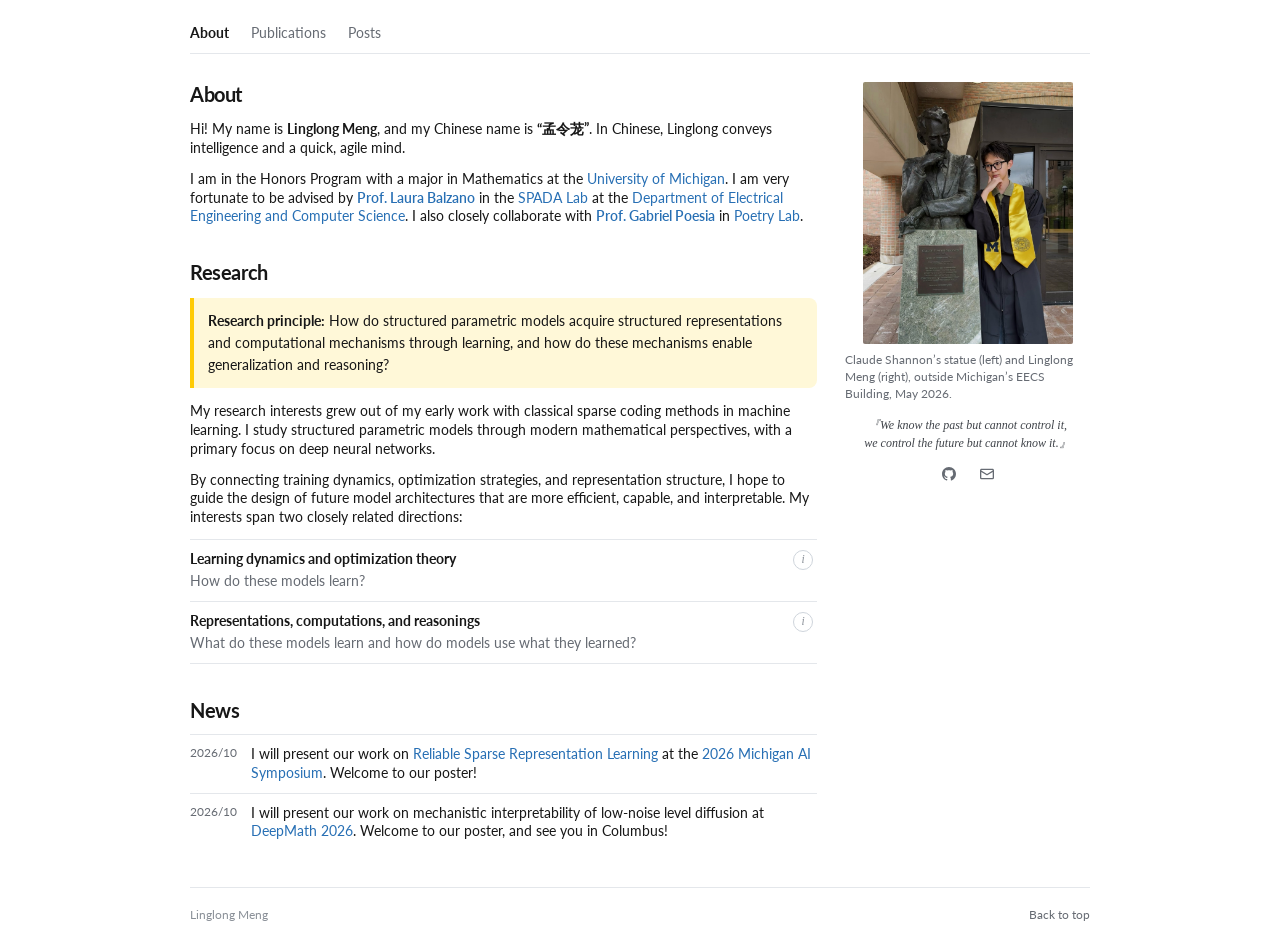
<file: index.html>
<!doctype html>
<html lang="en">
  <head>
    <meta charset="UTF-8" />
    <meta name="viewport" content="width=device-width, initial-scale=1.0" />
    <meta
      name="description"
      content="Linglong Meng studies deep learning theory and optimization at the University of Michigan."
    />
    <meta name="theme-color" content="#ffffff" />
    <meta property="og:title" content="Linglong Meng" />
    <meta
      property="og:description"
      content="Studying deep learning theory and optimization at the University of Michigan."
    />
    <meta property="og:type" content="website" />
    <meta property="og:url" content="https://hideonb8sh.github.io/" />
    <meta
      property="og:image"
      content="https://hideonb8sh.github.io/assets/portrait.jpg"
    />
    <title>Linglong Meng</title>
    <link rel="preconnect" href="https://fonts.googleapis.com" />
    <link rel="preconnect" href="https://fonts.gstatic.com" crossorigin />
    <link
      href="https://fonts.googleapis.com/css2?family=Lato:wght@400;700&amp;display=swap"
      rel="stylesheet"
    />
    <link rel="stylesheet" href="styles.css?v=20261014-1" />
  </head>
  <body class="home-page" id="top">
    <a class="skip-link" href="#main-content">Skip to content</a>

    <div class="page-shell">
      <div class="profile-column">
        <aside class="profile-card" aria-label="Linglong Meng profile">
          <div class="portrait-frame">
            <img
              src="assets/portrait.jpg"
              alt="Claude Shannon statue and Linglong Meng outside the EECS Building"
              width="1361"
              height="1800"
            />
          </div>

          <p class="portrait-caption">
            Claude Shannon’s statue (left) and Linglong Meng (right), outside
            Michigan’s EECS Building, May 2026.
          </p>
          <p class="profile-quote">
            <span>『We know the past but cannot control it,</span>
            <span>we control the future but cannot know it.』</span>
          </p>
          <div class="profile-links" aria-label="Contact links">
            <a
              class="profile-icon-link github-link"
              href="https://github.com/Hideonb8sh"
              target="_blank"
              rel="noreferrer"
              aria-label="Linglong Meng on GitHub"
              title="GitHub"
            >
              <span
                class="profile-icon profile-icon-github"
                aria-hidden="true"
              ></span>
            </a>
            <a
              class="profile-icon-link email-link"
              href="mailto:linglong@umich.edu"
              aria-label="Email Linglong Meng at linglong@umich.edu"
              title="linglong@umich.edu"
            >
              <span
                class="profile-icon profile-icon-mail"
                aria-hidden="true"
              ></span>
            </a>
          </div>
        </aside>

      </div>

      <div class="main-column">
        <nav class="site-nav" aria-label="Primary navigation">
          <a class="active" href="#about" aria-current="page">About</a>
          <a href="publications.html">Publications</a>
          <a href="posts.html">Posts</a>
        </nav>

        <main id="main-content">
          <section class="panel about-panel" id="about" aria-labelledby="about-title">
            <h1 class="panel-title" id="about-title">About</h1>

            <div class="about-copy">
              <p class="intro-line">
                Hi! My name is <span class="person-name">Linglong Meng</span>, and
                my Chinese name is
                <span class="chinese-name" lang="zh">“孟令茏”</span>. In Chinese,
                Linglong conveys intelligence and a quick, agile mind.
              </p>
              <p>
                I am in the Honors Program with a major in Mathematics at the
                <a
                  class="institution-link"
                  href="https://umich.edu/"
                  target="_blank"
                  rel="noreferrer"
                  >University of Michigan</a
                >. I am very fortunate to be advised by
                <a
                  class="person-link"
                  href="https://web.eecs.umich.edu/~girasole/"
                  target="_blank"
                  rel="noreferrer"
                  >Prof. Laura Balzano</a
                >
                in the
                <a
                  class="lab-link"
                  href="https://web.eecs.umich.edu/~girasole/?page_id=235"
                  target="_blank"
                  rel="noreferrer"
                  >SPADA Lab</a
                >
                at the
                <a
                  class="institution-link"
                  href="https://eecs.engin.umich.edu/"
                  target="_blank"
                  rel="noreferrer"
                >Department of Electrical Engineering and Computer Science</a
                >. I also closely collaborate with
                <a
                  class="person-link"
                  href="https://gpoesia.com/"
                  target="_blank"
                  rel="noreferrer"
                  >Prof. Gabriel Poesia</a
                >
                in
                <a
                  class="lab-link"
                  href="https://poetrylab.eecs.umich.edu/"
                  target="_blank"
                  rel="noreferrer"
                  >Poetry Lab</a
                >.
              </p>
            </div>
          </section>

          <section
            class="panel research-panel"
            id="research"
            aria-labelledby="research-title"
          >
            <h2 class="panel-title" id="research-title">Research</h2>
            <p class="research-question">
              <strong>Research principle:</strong>
              How do structured parametric models acquire structured
              representations and computational mechanisms through learning,
              and how do these mechanisms enable generalization and reasoning?
            </p>
            <p class="research-origin">
              My research interests grew out of my early work with classical sparse
              coding methods in machine learning. I study structured parametric
              models through modern mathematical perspectives, with a primary
              focus on deep neural networks.
            </p>
            <p class="research-origin">
              By connecting training dynamics, optimization strategies, and
              representation structure, I hope to guide the design of future model
              architectures that are more efficient, capable, and interpretable.
              My interests span two closely related directions:
            </p>

            <ol class="research-list">
              <li class="hover-dialog-card" tabindex="0">
                <h3>Learning dynamics and optimization theory</h3>
                <p class="research-card-question">How do these models learn?</p>
                <div class="hover-dialog">
                  <p>
                    I study training dynamics, the implicit bias of optimization
                    algorithms, low-dimensional learning dynamics, and the emergence
                    of features throughout training.
                  </p>
                </div>
              </li>
              <li class="hover-dialog-card" tabindex="0">
                <h3>Representations, computations, and reasonings</h3>
                <p class="research-card-question">
                  What do these models learn and how do models use what they learned?
                </p>
                <div class="hover-dialog">
                  <p>
                    I investigate structured representations, sparse and low-rank
                    structure, functional circuits, and mechanistic explanations of
                    learned computation.
                  </p>
                </div>
              </li>
            </ol>
          </section>

          <section class="panel news-panel" id="news" aria-labelledby="news-title">
            <h2 class="panel-title" id="news-title">News</h2>
            <div class="news-item">
              <time class="news-label" datetime="2026-10">2026/10</time>
              <p>
                I will present our work on <a
                  href="https://hideonb8sh.github.io/reliable-sparse-representation-learning.html"
                  >Reliable Sparse Representation Learning</a
                > at the <a
                  href="https://ai.engin.umich.edu/events/2026-ai-symposium/"
                  target="_blank"
                  rel="noreferrer"
                  >2026 Michigan AI Symposium</a
                >. Welcome to our poster!
              </p>
            </div>
            <div class="news-item">
              <time class="news-label" datetime="2026-10">2026/10</time>
              <p>
                I will present our work on mechanistic interpretability of low-noise level
                diffusion at <a
                  href="https://deepmath-conference.com/"
                  target="_blank"
                  rel="noreferrer"
                  >DeepMath 2026</a
                >.
                Welcome to our poster, and see you in Columbus!
              </p>
            </div>
          </section>

        </main>
      </div>

    </div>

    <footer class="site-footer">
      <p>Linglong Meng</p>
      <a href="#top">Back to top</a>
    </footer>
  </body>
</html>
</file>
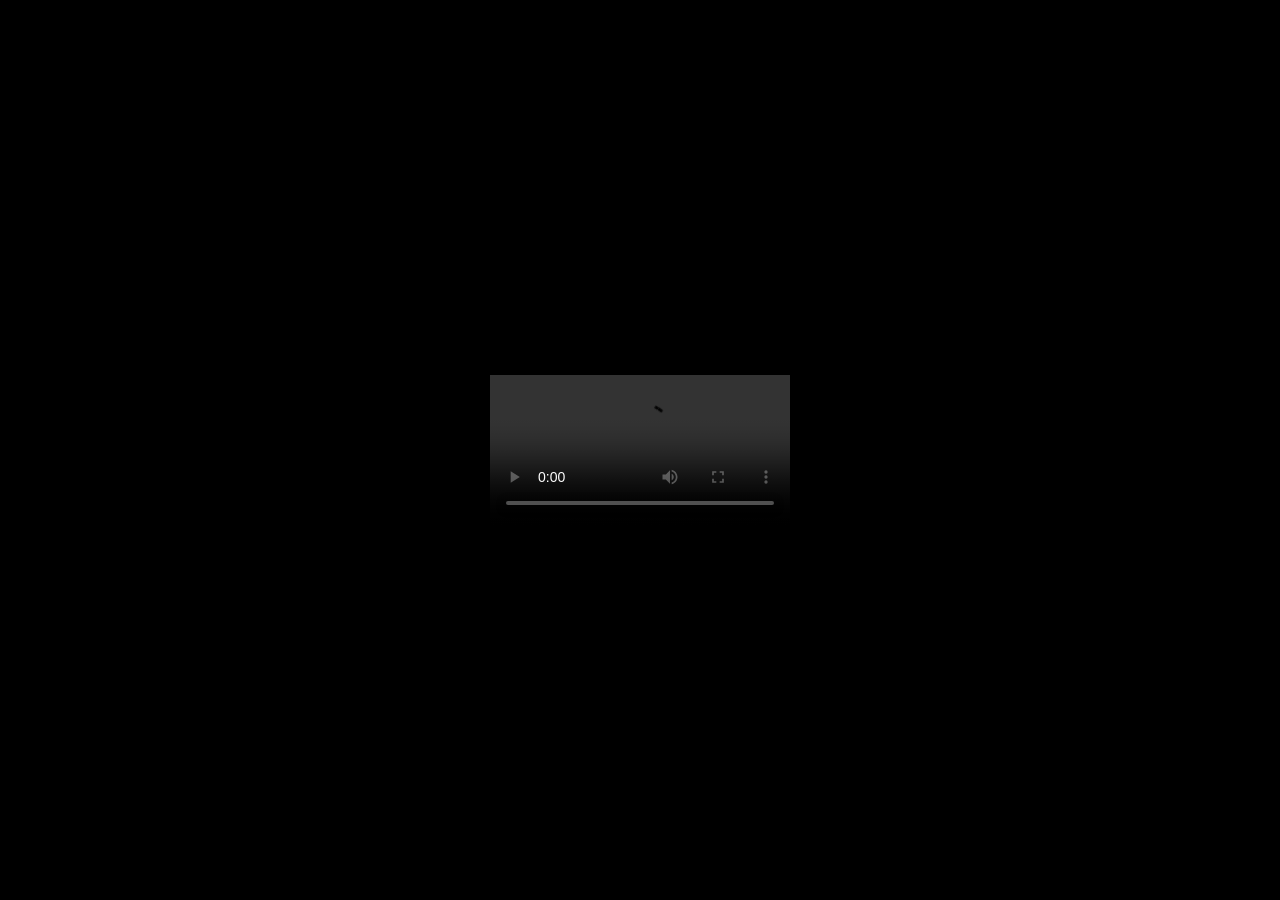
<file: v/index.html>
<!doctype html>
<html lang="en">
  <head>
    <meta charset="UTF-8" />
    <meta name="viewport" content="width=device-width, initial-scale=1.0" />
    <meta
      http-equiv="refresh"
      content="0; url=/assets/videos/reliable-sparse-representation-learning.mp4?v=contrast-v3"
    />
    <link
      rel="canonical"
      href="https://hideonb8sh.github.io/assets/videos/reliable-sparse-representation-learning.mp4"
    />
    <title>Reliable Sparse Representation Learning · Video</title>
  </head>
  <body>
    <p>
      <a href="/assets/videos/reliable-sparse-representation-learning.mp4?v=contrast-v3">Open video</a>
    </p>
  </body>
</html>
</file>
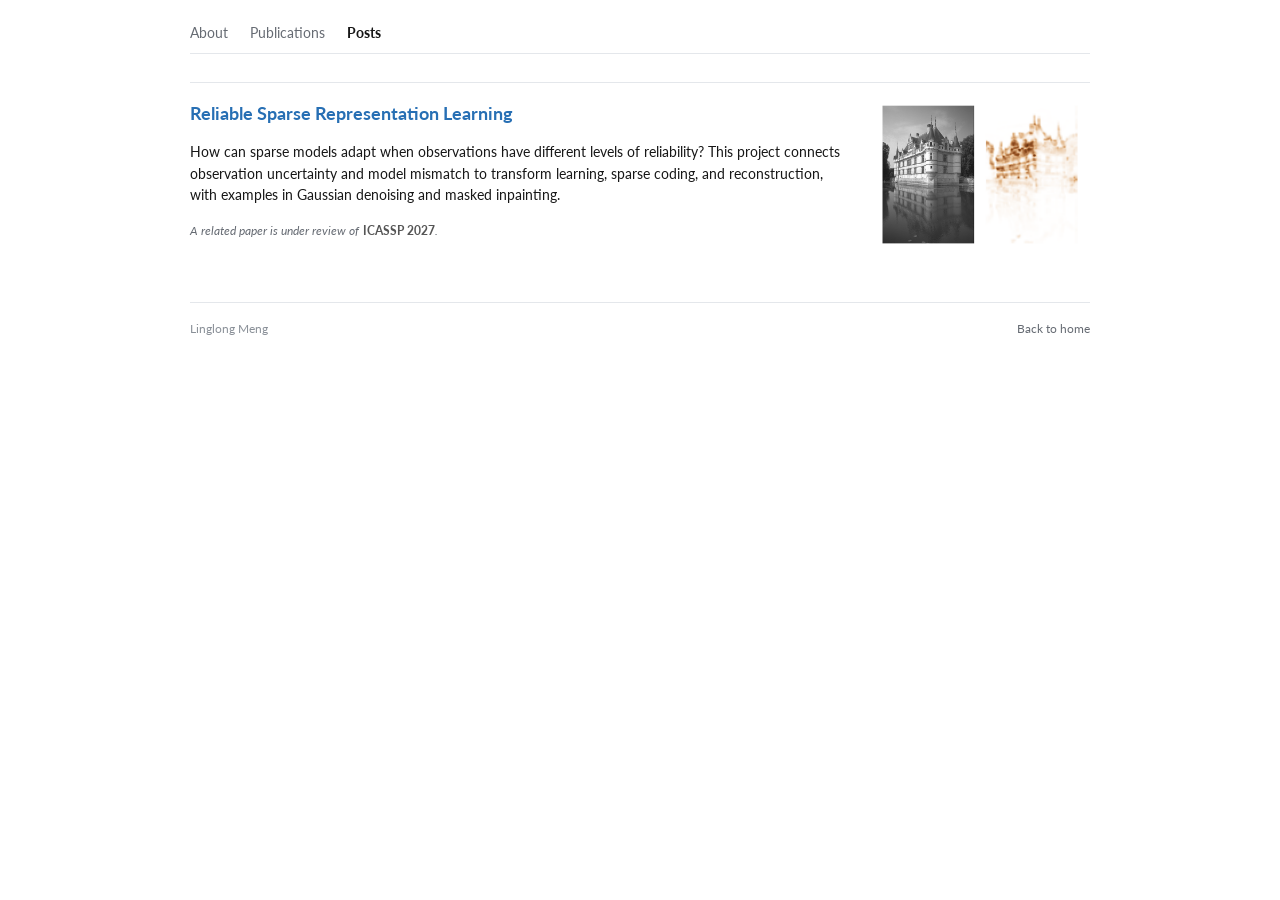
<file: posts.html>
<!doctype html>
<html lang="en">
  <head>
    <meta charset="UTF-8" />
    <meta name="viewport" content="width=device-width, initial-scale=1.0" />
    <meta
      name="description"
      content="Projects and technical notes by Linglong Meng."
    />
    <meta name="theme-color" content="#ffffff" />
    <meta property="og:title" content="Posts · Linglong Meng" />
    <meta
      property="og:description"
      content="Projects and technical notes on mathematics and machine learning."
    />
    <meta property="og:type" content="website" />
    <meta property="og:url" content="https://hideonb8sh.github.io/posts.html" />
    <meta
      property="og:image"
      content="https://hideonb8sh.github.io/assets/portrait.jpg"
    />
    <title>Posts · Linglong Meng</title>
    <link rel="preconnect" href="https://fonts.googleapis.com" />
    <link rel="preconnect" href="https://fonts.gstatic.com" crossorigin />
    <link
      href="https://fonts.googleapis.com/css2?family=Lato:wght@400;700&amp;display=swap"
      rel="stylesheet"
    />
    <link rel="stylesheet" href="styles.css?v=20261020-6" />
  </head>
  <body class="posts-page" id="top">
    <a class="skip-link" href="#main-content">Skip to content</a>

    <div class="page-shell">
      <div class="profile-column" aria-hidden="true"></div>

      <div class="main-column">
        <nav class="site-nav" aria-label="Primary navigation">
          <a href="index.html#about">About</a>
          <a href="publications.html">Publications</a>
          <a class="active" href="posts.html" aria-current="page">Posts</a>
        </nav>

        <main id="main-content">
          <section class="panel" aria-labelledby="reliable-sparse-title">
            <article
              class="post-card project-post-summary"
              id="reliable-sparse-representation-learning"
              aria-labelledby="reliable-sparse-title"
            >
              <h1 id="reliable-sparse-title">
                <a href="reliable-sparse-representation-learning.html">
                  Reliable Sparse Representation Learning
                </a>
              </h1>
              <p>
                How can sparse models adapt when observations have different
                levels of reliability? This project connects observation
                uncertainty and model mismatch to transform learning, sparse
                coding, and reconstruction, with examples in Gaussian denoising
                and masked inpainting.
              </p>
              <p class="paper-status">
                <span>A related paper is under review of&nbsp;<strong>ICASSP 2027</strong>.</span>
              </p>
              <a class="project-post-cover" href="reliable-sparse-representation-learning.html">
                <img
                  src="assets/reliable-sparse-castle-delta-cover-white-v2.png"
                  alt="Castle image beside its calibrated soft-consistency scale map"
                  width="1536"
                  height="1024"
                  decoding="async"
                />
              </a>
            </article>
          </section>
        </main>
      </div>
    </div>

    <footer class="site-footer">
      <p>Linglong Meng</p>
      <a href="index.html">Back to home</a>
    </footer>
  </body>
</html>
</file>
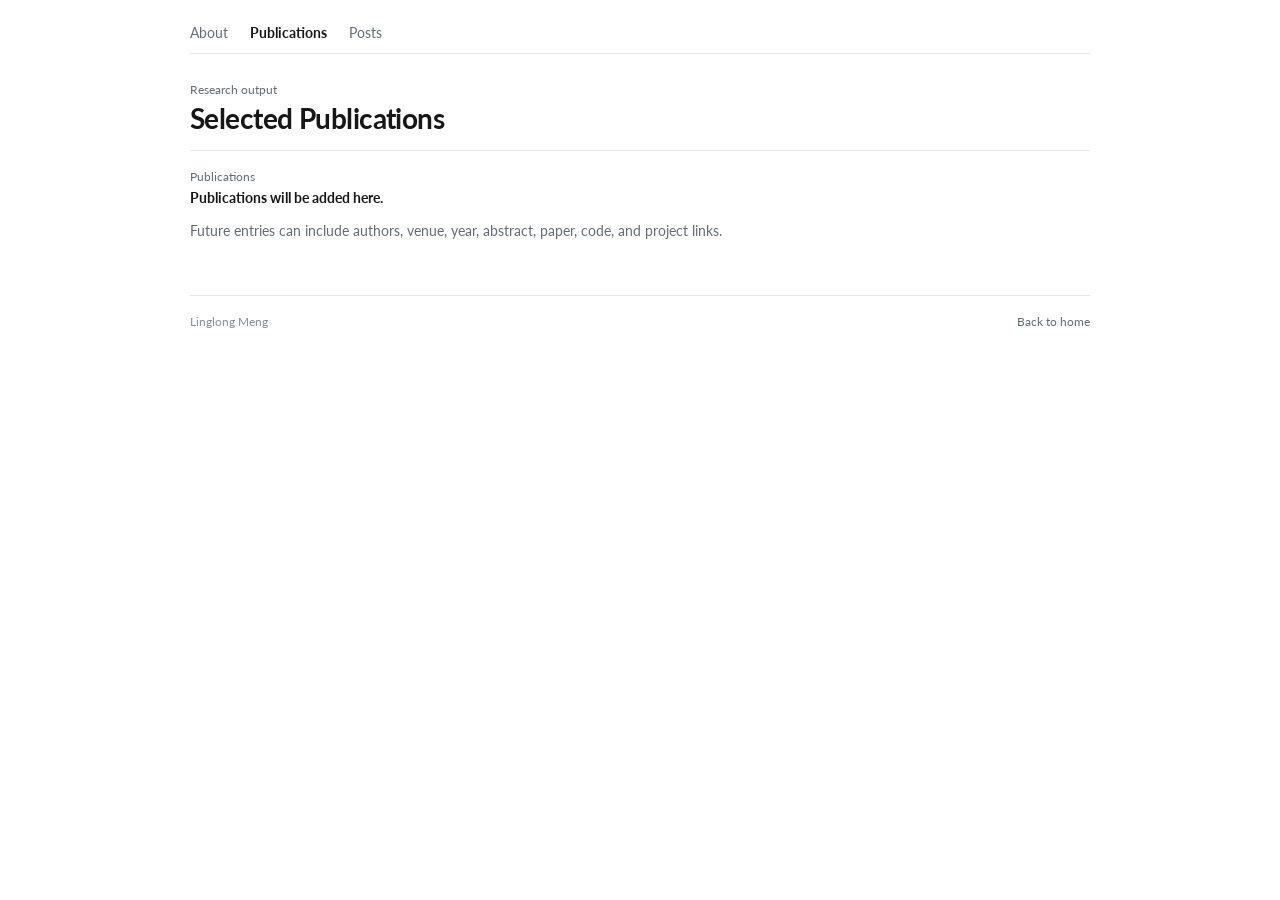
<file: publications.html>
<!doctype html>
<html lang="en">
  <head>
    <meta charset="UTF-8" />
    <meta name="viewport" content="width=device-width, initial-scale=1.0" />
    <meta
      name="description"
      content="Publications and scholarly work by Linglong Meng."
    />
    <meta name="theme-color" content="#ffffff" />
    <meta property="og:title" content="Publications · Linglong Meng" />
    <meta
      property="og:description"
      content="Papers, preprints, and scholarly work by Linglong Meng."
    />
    <meta property="og:type" content="website" />
    <meta
      property="og:url"
      content="https://hideonb8sh.github.io/publications.html"
    />
    <meta
      property="og:image"
      content="https://hideonb8sh.github.io/assets/portrait.jpg"
    />
    <title>Publications · Linglong Meng</title>
    <link rel="preconnect" href="https://fonts.googleapis.com" />
    <link rel="preconnect" href="https://fonts.gstatic.com" crossorigin />
    <link
      href="https://fonts.googleapis.com/css2?family=Lato:wght@400;700&amp;display=swap"
      rel="stylesheet"
    />
    <link rel="stylesheet" href="styles.css?v=20261014-1" />
  </head>
  <body class="publications-page" id="top">
    <a class="skip-link" href="#main-content">Skip to content</a>

    <div class="page-shell">
      <div class="profile-column">
        <aside class="profile-card" aria-label="Linglong Meng profile">
          <div class="portrait-frame">
            <img
              src="assets/portrait.jpg"
              alt="Claude Shannon statue and Linglong Meng outside the EECS Building"
              width="1361"
              height="1800"
            />
          </div>

          <p class="portrait-caption">
            Claude Shannon’s statue (left) and Linglong Meng (right), outside
            Michigan’s EECS Building, May 2026.
          </p>
          <p class="profile-quote">
            『We know the past but cannot control it, we control the future but
            cannot know it.』
          </p>
          <div class="profile-links" aria-label="Contact links">
            <a
              class="profile-icon-link github-link"
              href="https://github.com/Hideonb8sh"
              target="_blank"
              rel="noreferrer"
              aria-label="Linglong Meng on GitHub"
              title="GitHub"
            >
              <span
                class="profile-icon profile-icon-github"
                aria-hidden="true"
              ></span>
            </a>
            <a
              class="profile-icon-link email-link"
              href="mailto:linglong@umich.edu"
              aria-label="Email Linglong Meng at linglong@umich.edu"
              title="linglong@umich.edu"
            >
              <span
                class="profile-icon profile-icon-mail"
                aria-hidden="true"
              ></span>
            </a>
          </div>
        </aside>
      </div>

      <div class="main-column">
        <nav class="site-nav" aria-label="Primary navigation">
          <a href="index.html#about">About</a>
          <a class="active" href="publications.html" aria-current="page"
            >Publications</a
          >
          <a href="posts.html">Posts</a>
        </nav>

        <main id="main-content">
          <section
            class="panel post-section"
            id="selected-publications"
            aria-labelledby="selected-publications-title"
          >
            <p class="section-label">Research output</p>
            <h1 class="panel-title" id="selected-publications-title">
              Selected Publications
            </h1>
            <div class="post-list">
              <article class="post-card post-card-empty">
                <p class="post-kicker">Publications</p>
                <h3>Publications will be added here.</h3>
                <p>
                  Future entries can include authors, venue, year, abstract,
                  paper, code, and project links.
                </p>
              </article>
            </div>
          </section>
        </main>
      </div>
    </div>

    <footer class="site-footer">
      <p>Linglong Meng</p>
      <a href="index.html">Back to home</a>
    </footer>
  </body>
</html>
</file>
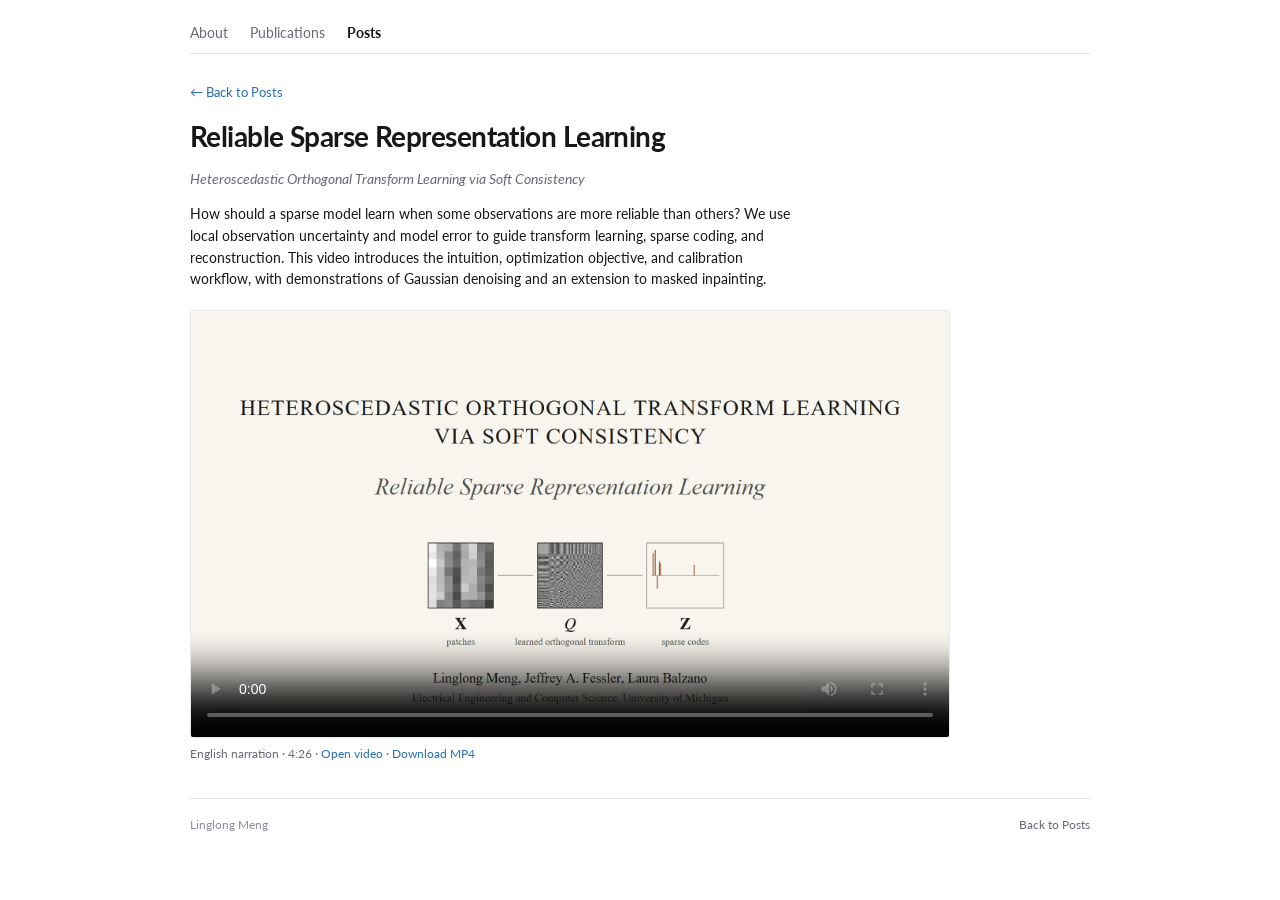
<file: reliable-sparse-representation-learning.html>
<!doctype html>
<html lang="en">
  <head>
    <meta charset="UTF-8" />
    <meta name="viewport" content="width=device-width, initial-scale=1.0" />
    <meta
      name="description"
      content="Reliable sparse representation learning with heteroscedastic orthogonal transform learning and soft consistency. Project overview and video."
    />
    <meta name="theme-color" content="#ffffff" />
    <meta property="og:title" content="Reliable Sparse Representation Learning · Linglong Meng" />
    <meta
      property="og:description"
      content="Using observation uncertainty and model error to guide transform learning, sparse coding, and reconstruction."
    />
    <meta property="og:type" content="article" />
    <meta
      property="og:url"
      content="https://hideonb8sh.github.io/reliable-sparse-representation-learning.html"
    />
    <meta
      property="og:image"
      content="https://hideonb8sh.github.io/assets/reliable-sparse-representation-learning-cover.jpg?v=contrast-v3"
    />
    <title>Reliable Sparse Representation Learning · Linglong Meng</title>
    <link rel="preconnect" href="https://fonts.googleapis.com" />
    <link rel="preconnect" href="https://fonts.gstatic.com" crossorigin />
    <link
      href="https://fonts.googleapis.com/css2?family=Lato:wght@400;700&amp;display=swap"
      rel="stylesheet"
    />
    <link rel="stylesheet" href="styles.css?v=20261020-3" />
  </head>
  <body class="posts-page" id="top">
    <a class="skip-link" href="#main-content">Skip to content</a>

    <div class="page-shell">
      <div class="main-column">
        <nav class="site-nav" aria-label="Primary navigation">
          <a href="index.html#about">About</a>
          <a href="publications.html">Publications</a>
          <a class="active" href="posts.html">Posts</a>
        </nav>

        <main id="main-content">
          <article class="panel project-detail" aria-labelledby="project-title">
            <p class="project-back">
              <a href="posts.html#reliable-sparse-representation-learning">← Back to Posts</a>
            </p>
            <h1 class="hero-title" id="project-title">
              Reliable Sparse Representation Learning
            </h1>
            <p class="project-paper-title">
              Heteroscedastic Orthogonal Transform Learning via Soft Consistency
            </p>
            <p>
              How should a sparse model learn when some observations are more
              reliable than others? We use local observation uncertainty and
              model error to guide transform learning, sparse coding, and
              reconstruction. This video introduces the intuition, optimization
              objective, and calibration workflow, with demonstrations of
              Gaussian denoising and an extension to masked inpainting.
            </p>
            <figure class="project-video">
              <video
                controls
                playsinline
                preload="metadata"
                poster="assets/reliable-sparse-representation-learning-cover.jpg?v=contrast-v3"
                width="1920"
                height="1080"
                aria-label="Reliable Sparse Representation Learning project explainer"
              >
                <source
                  src="assets/videos/reliable-sparse-representation-learning.mp4?v=contrast-v3"
                  type="video/mp4"
                />
                <track
                  kind="captions"
                  src="assets/videos/reliable-sparse-representation-learning.vtt"
                  srclang="en"
                  label="English"
                />
                <p>
                  <a href="v/">
                    Watch the project explainer
                  </a>.
                </p>
              </video>
              <figcaption>
                English narration · 4:26 ·
                <a href="v/">
                  Open video
                </a>
                ·
                <a
                  href="assets/videos/reliable-sparse-representation-learning.mp4?v=contrast-v3"
                  download="Reliable-Sparse-Representation-Learning.mp4"
                >
                  Download MP4
                </a>
              </figcaption>
            </figure>
          </article>
        </main>
      </div>
    </div>

    <footer class="site-footer">
      <p>Linglong Meng</p>
      <a href="posts.html">Back to Posts</a>
    </footer>
  </body>
</html>
</file>
<file: styles.css>
:root {
  color-scheme: light;
  --blue: #276fb4;
  --blue-dark: #174f83;
  --text: #171717;
  --muted: #666b73;
  --faint: #8a9098;
  --line: #e4e7eb;
  --line-strong: #cfd5dc;
  --surface: #f6f7f8;
  --paper: #ffffff;
  --yellow: #d49a25;
  --font: "Lato", Verdana, Helvetica, "PingFang SC", "Noto Sans CJK SC",
    sans-serif;
  --serif: Georgia, "Times New Roman", serif;
  --ease-out: cubic-bezier(0.22, 1, 0.36, 1);
}

* { box-sizing: border-box; }
html { scroll-behavior: smooth; }

body {
  min-height: 100vh;
  margin: 0;
  color: var(--text);
  background: var(--paper);
  font-family: var(--font);
  font-size: 14px;
  line-height: 1.35;
  text-rendering: optimizeLegibility;
  -webkit-font-smoothing: antialiased;
}

a { color: var(--blue); text-decoration: none; }
a:hover, a:focus-visible { color: var(--blue-dark); text-decoration: underline; text-underline-offset: 3px; }
a:focus-visible, button:focus-visible, [tabindex="0"]:focus-visible { outline: 2px solid var(--blue); outline-offset: 3px; }

.skip-link {
  position: fixed;
  z-index: 100;
  top: 12px;
  left: 12px;
  padding: 8px 12px;
  color: #fff;
  background: var(--blue-dark);
  transform: translateY(-180%);
  transition: transform 160ms ease;
}

.skip-link:focus { transform: translateY(0); }

.page-shell, .site-footer { width: min(900px, calc(100% - 40px)); margin: 0 auto; }
.page-shell { padding: 24px 0 36px; }
.main-column, main { min-width: 0; }

.site-nav {
  display: flex;
  justify-content: flex-start;
  gap: 22px;
  margin-bottom: 28px;
  padding-bottom: 10px;
  border-bottom: 1px solid var(--line);
  font-size: 14px;
}

.site-nav a { color: var(--muted); }
.site-nav a:hover, .site-nav a:focus-visible, .site-nav a.active { color: var(--text); text-decoration: none; }
.site-nav a.active { font-weight: 700; }

.panel { margin: 0; padding: 0; background: transparent; border: 0; box-shadow: none; }
.panel + .panel, .post-section { margin-top: 34px; }

.section-label, .filter-eyebrow, .post-kicker {
  margin: 0 0 4px;
  color: var(--muted);
  font-size: 12px;
  font-weight: 400;
}

.hero-title, .panel-title, .filter-heading h1 {
  margin: 0 0 14px;
  color: var(--text);
  font-weight: 700;
  letter-spacing: -0.02em;
  line-height: 1.2;
}

.hero-title { font-size: 28px; }
.panel-title, .filter-heading h1 { font-size: 20px; }

.about-copy p, .research-origin, .news-item p { margin: 0 0 12px; }
.about-copy .intro-line { font-size: 14px; }
.person-name, .chinese-name { font-weight: 700; }
.person-link { color: var(--blue); font-weight: 600; }
.institution-link, .lab-link { color: var(--blue); }
.lab-name { color: var(--text); }

/* Home */
.home-page .page-shell {
  width: min(900px, calc(100% - 40px));
  display: grid;
  grid-template-columns: minmax(0, 1fr) 245px;
  grid-template-rows: auto auto;
  gap: 0 28px;
}

.home-page .site-footer { width: min(900px, calc(100% - 40px)); }
.home-page .main-column { display: contents; }
.home-page .site-nav { grid-column: 1 / -1; grid-row: 1; }
.home-page main { grid-column: 1; grid-row: 2; }
.home-page .profile-column { grid-column: 2; grid-row: 2; }
.profile-card { text-align: center; }

.portrait-frame {
  width: 210px;
  max-width: 100%;
  margin: 0 auto;
  aspect-ratio: 4 / 5;
  overflow: hidden;
  background: var(--surface);
  border-radius: 2px;
}

.portrait-frame img { width: 100%; height: 100%; display: block; object-fit: cover; object-position: 50% 43%; }
.portrait-caption { margin: 8px 0 0; color: var(--muted); font-size: 0.72rem; line-height: 1.45; text-align: left; }

.profile-quote {
  margin: 14px 0 8px;
  color: #3f4349;
  font-family: var(--serif);
  font-size: 0.75rem;
  font-style: italic;
  line-height: 1.5;
}

.profile-quote span { display: block; white-space: nowrap; }

.profile-links { display: flex; justify-content: center; gap: 10px; }
.profile-icon-link { width: 28px; height: 28px; display: grid; place-items: center; color: var(--muted); }
.profile-icon-link:hover, .profile-icon-link:focus-visible { color: var(--blue); border-color: var(--blue); text-decoration: none; }

.profile-icon {
  width: 14px;
  height: 14px;
  display: block;
  background: currentColor;
  mask-repeat: no-repeat;
  mask-position: center;
  mask-size: contain;
  -webkit-mask-repeat: no-repeat;
  -webkit-mask-position: center;
  -webkit-mask-size: contain;
}

.profile-icon-github { mask-image: url("assets/mark-github-16.svg"); -webkit-mask-image: url("assets/mark-github-16.svg"); }
.profile-icon-mail { mask-image: url("assets/mail-16.svg"); -webkit-mask-image: url("assets/mail-16.svg"); }
.news-panel { padding-top: 0; }
.news-panel .panel-title { margin-bottom: 12px; }

.news-item {
  display: flex;
  gap: 14px;
  padding: 10px 0;
  border-top: 1px solid var(--line);
}

.news-label { flex: 0 0 auto; color: var(--muted); font-size: 0.78rem; }
.news-item + .news-item { border-top: 1px solid var(--line); }
.news-item p { margin: 0; }

.research-question {
  margin: 0 0 14px;
  padding: 0.8em 1em;
  border-left: 4px solid #ffcb05;
  border-radius: 0 8px 8px 0;
  background: #fff8d8;
  font: inherit;
  line-height: 1.6;
}

.research-list {
  margin: 10px 0 0;
  padding: 0;
  list-style: none;
  border-top: 1px solid var(--line);
}

.research-list li { position: relative; padding: 10px 32px 10px 0; border-bottom: 1px solid var(--line); }
.research-list h3 { margin: 0; font: inherit; font-weight: 700; }
.research-card-question { margin: 3px 0 0; color: var(--muted); font: inherit; }
.research-list .hover-dialog-card::after { top: 10px; }
.research-list .hover-dialog p { font: inherit; line-height: 1.45; }

/* Secondary pages */
.posts-page .page-shell, .publications-page .page-shell { width: min(900px, calc(100% - 40px)); }
.posts-page .profile-column, .publications-page .profile-column { display: none; }
.publications-page .post-section { margin-top: 0; }
.publications-page h1.panel-title { font-size: 28px; }

.filter-panel {
  display: flex;
  align-items: flex-end;
  justify-content: space-between;
  gap: 28px;
  margin-bottom: 44px;
}

.filter-heading h1 { margin-bottom: 0; font-size: 28px; }
.filter-controls { display: flex; flex-wrap: nowrap; justify-content: flex-end; gap: 6px; overflow-x: auto; }

.filter-button, .pagination-button {
  appearance: none;
  border: 1px solid var(--line-strong);
  background: #fff;
  color: var(--muted);
  font: inherit;
  cursor: pointer;
}

.filter-button { flex: 0 0 auto; padding: 6px 10px; border-radius: 999px; font-size: 0.75rem; }
.filter-button:hover, .filter-button:focus-visible, .filter-button.is-active { color: #fff; background: var(--blue); border-color: var(--blue); }
.projects-section-bare { margin-top: 0; }
.section-heading { position: relative; margin-bottom: 4px; }
.section-heading .panel-title { margin-bottom: 0; }
.post-list { display: grid; }
.post-card { position: relative; padding: 18px 0; border-top: 1px solid var(--line); }
.post-card[hidden], .filter-empty[hidden] { display: none; }

.project-post-summary { display: grid; grid-template-columns: minmax(0, 1fr) 220px; gap: 8px 28px; align-items: start; }
.project-post-summary h1, .project-post-summary h2 { grid-column: 1; margin: 0; font-size: 18px; line-height: 1.35; }
.project-post-summary > p { grid-column: 1; margin: 0; line-height: 1.55; }
.project-post-cover { grid-column: 2; grid-row: 1 / span 3; display: block; width: 100%; margin: 0; background: #fff; }
.project-post-cover img { display: block; width: 100%; height: auto; }
.project-detail { max-width: 760px; }
.project-detail > p { max-width: 76ch; line-height: 1.55; }
.project-back { margin: 0 0 18px; font-size: 13px; }
.project-paper-title { color: var(--muted); font-style: italic; }
.project-post-summary > .paper-status { margin: 0; color: var(--muted); font-size: 12px; font-style: italic; line-height: 1.5; }
.paper-status strong { margin-inline-start: .12em; color: #555; font-style: normal; font-weight: 700; white-space: nowrap; }
@media (max-width: 600px) {
  .project-post-summary { grid-template-columns: minmax(0, 1fr) 112px; column-gap: 16px; }
}
.objective-evolution { position: relative; width: min(100%, 620px); margin: 24px 0 2px; --objective-play-state: running; }
.objective-evolution[data-paused="true"] { --objective-play-state: paused; }
.objective-evolution > figcaption { position: absolute; width: 1px; height: 1px; margin: -1px; padding: 0; overflow: hidden; clip-path: inset(50%); white-space: nowrap; }
.objective-toggle { position: absolute; top: -11px; right: 0; display: inline-flex; align-items: center; gap: 3px; padding: 0; border: 0; background: none; color: var(--faint); font: inherit; font-size: 10px; cursor: pointer; }
.objective-toggle:hover { color: var(--blue-dark); }
.objective-toggle:focus-visible { outline: 2px solid var(--blue); outline-offset: 3px; }
.objective-toggle[hidden], .objective-play-icon { display: none; }
[data-paused="true"] .objective-pause-icon { display: none; }
[data-paused="true"] .objective-play-icon { display: block; }
.objective-toggle svg { width: 9px; height: 9px; }
.objective-stage { display: grid; grid-template-columns: 68px minmax(0, 1fr); align-items: center; column-gap: 10px; }
.objective-label { margin: 0; color: var(--muted); font-size: 11px; font-weight: 400; }
.objective-equation { display: flex; flex-wrap: wrap; align-items: center; justify-content: flex-start; gap: 5px 3px; min-width: 0; }
.objective-equation math { flex: 0 0 auto; font-family: "Cambria Math", "STIX Two Math", math; font-size: 16px; }
.objective-equation mi[mathvariant="bold"] { font-weight: 700; }
.objective-equation .objective-bracket { font-size: 1.6em; }
.objective-equation .objective-weight { color: var(--blue-dark); }
.objective-transition { display: flex; align-items: center; justify-content: center; height: 14px; margin: 2px 0 2px 78px; color: #9aa5b1; }
.objective-key { display: flex; flex-wrap: wrap; gap: 4px 16px; margin: 7px 0 0 78px; color: var(--muted); font-size: 10px; }
.objective-key > span { display: inline-flex; align-items: center; gap: 4px; }
.objective-key math { color: var(--blue-dark); font-family: "Cambria Math", "STIX Two Math", math; font-size: 13px; }
.objective-evolution[data-ready] .objective-equation > math:nth-child(2) .objective-weight { animation: objective-weight-fade 7s ease-in-out infinite; }
.objective-evolution[data-ready] .objective-equation > math:nth-child(3) .objective-weight { animation: objective-weight-fade 7s .4s ease-in-out infinite; }
.objective-evolution[data-ready] * { animation-play-state: var(--objective-play-state) !important; }
@keyframes objective-weight-fade { 0%, 12%, 100% { opacity: .35; } 30%, 85% { opacity: 1; } }
@media (max-width: 600px) {
  .objective-stage { grid-template-columns: 54px minmax(0, 1fr); column-gap: 6px; }
  .objective-equation math { font-size: 15px; }
  .objective-transition, .objective-key { margin-left: 60px; }
}
@media (prefers-reduced-motion: reduce) {
  .objective-evolution[data-ready] * { animation: none !important; }
  .objective-evolution .objective-weight { opacity: 1; }
  .objective-evolution .objective-toggle { display: none; }
}
.project-video { margin: 20px 0 0; }
.project-video video {
  display: block;
  width: 100%;
  height: auto;
  aspect-ratio: 16 / 9;
  border: 1px solid var(--line);
  border-radius: 3px;
  background: var(--surface);
}
.project-video figcaption { margin-top: 8px; color: var(--muted); font-size: 12px; }

.project-feature-card {
  display: grid;
  grid-template-columns: minmax(0, 1fr) 290px;
  grid-template-areas: "title visual" "copy visual";
  gap: 12px 34px;
  align-items: start;
}

.project-feature-title, .project-card > h3 {
  grid-area: title;
  margin: 0;
  color: var(--text);
  font-size: 16px;
  font-weight: 600;
  line-height: 1.35;
}

.project-feature-copy { grid-area: copy; min-width: 0; }
.project-category-labels { display: flex; flex-wrap: wrap; gap: 6px; }

.project-category-label {
  width: fit-content;
  margin: 0 0 13px;
  color: var(--muted);
  font-size: 0.72rem;
  font-weight: 600;
  letter-spacing: 0.035em;
  text-transform: uppercase;
}

.project-category-labels .project-category-label { margin-bottom: 0; }
.project-sublist { margin: 0; padding: 0; display: flex; flex-wrap: wrap; gap: 8px 18px; list-style: none; }
.project-sublist li { position: relative; }
.project-sublist h4 { margin: 0; font-size: 0.82rem; font-weight: 500; }
.project-link, .project-title-link { color: var(--blue); }

.project-visual {
  grid-area: visual;
  min-width: 0;
  margin: 0;
  overflow: hidden;
  border: 1px solid var(--line);
  border-radius: 5px;
  background: #07101d;
}

.project-visual, .project-visual img, .project-visual-animated { width: 100%; aspect-ratio: 3 / 2; }
.project-visual img { height: 100%; display: block; object-fit: cover; }

.project-compact-card { display: grid; grid-template-columns: minmax(0, 1fr) auto; gap: 20px; align-items: center; }
.project-compact-card > h3 { grid-area: auto; font-size: 1.02rem; }

.project-pagination { margin-top: 24px; display: flex; align-items: center; justify-content: center; gap: 8px; }
.project-pagination[hidden] { display: none; }
.pagination-pages { display: flex; gap: 6px; }
.pagination-button { min-width: 34px; min-height: 34px; padding: 5px 10px; border-radius: 4px; font-size: 0.75rem; }
.pagination-button:hover:not(:disabled), .pagination-button:focus-visible, .pagination-button.is-active { color: #fff; background: var(--blue); border-color: var(--blue); }
.pagination-button:disabled { opacity: 0.38; cursor: default; }
.filter-empty { padding: 28px 0; color: var(--muted); border-top: 1px solid var(--line); }
.post-card-empty { color: var(--muted); }
.post-card-empty h3 { margin: 0 0 8px; color: var(--text); font-size: 14px; font-weight: 700; }
.post-card-empty > p:last-child { margin-bottom: 0; }

/* Lightweight hover descriptions */
.hover-dialog-card { position: relative; }

.hover-dialog-card::after {
  content: "i";
  position: absolute;
  top: 17px;
  right: 4px;
  width: 18px;
  height: 18px;
  display: grid;
  place-items: center;
  color: var(--faint);
  border: 1px solid var(--line-strong);
  border-radius: 50%;
  font-family: var(--serif);
  font-size: 0.72rem;
  font-style: italic;
}

.section-heading.hover-dialog-card::after { top: 4px; }
.project-sublist .hover-dialog-card::after { display: none; }

.hover-dialog {
  position: absolute;
  z-index: 1000;
  top: calc(100% + 8px);
  right: 0;
  left: 0;
  padding: 12px 14px;
  color: var(--muted);
  background: #fff;
  border: 1px solid var(--line-strong);
  border-radius: 2px;
  box-shadow: 0 4px 14px rgba(20, 32, 45, 0.08);
  opacity: 0;
  visibility: hidden;
  pointer-events: none;
  transform: translateY(-5px);
  transition: opacity 220ms ease, transform 260ms var(--ease-out), visibility 0s linear 260ms;
}

.hover-dialog::before { content: ""; position: absolute; top: -9px; right: 0; left: 0; height: 9px; }
.hover-dialog p { margin: 0; font-size: 0.8rem; line-height: 1.5; }
.section-heading > .hover-dialog { top: auto; right: auto; bottom: calc(100% + 8px); width: min(520px, 100%); }

.hover-dialog-card:hover > .hover-dialog,
.hover-dialog-card:focus > .hover-dialog,
.hover-dialog-card:focus-within > .hover-dialog {
  opacity: 1;
  visibility: visible;
  pointer-events: auto;
  transform: translateY(0);
  transition-delay: 80ms, 80ms, 0s;
}

/* Project animation layers */
.project-animation { position: relative; width: 100%; height: 100%; overflow: hidden; isolation: isolate; background: #07101d; }

.project-animation .animation-layer {
  position: absolute;
  inset: 0;
  width: 100%;
  height: 100%;
  display: block;
  object-fit: cover;
  background: transparent;
  will-change: opacity, transform, clip-path;
}

.geodesic-landscape-base { z-index: 1; clip-path: inset(0 50% 0 0); }
.geodesic-manifold-base { z-index: 2; opacity: 0; clip-path: inset(0 48% 0 52%); }
.geodesic-motion-layer { position: absolute; z-index: 3; inset: 0; width: 100%; height: 100%; pointer-events: none; }

.geodesic-drawn-path, .geodesic-map-arrow path {
  fill: none;
  stroke: #07101b;
  stroke-linecap: round;
  stroke-linejoin: round;
  vector-effect: non-scaling-stroke;
}

.geodesic-drawn-path { stroke-width: 5; stroke-dasharray: 1; stroke-dashoffset: 1; }
.geodesic-point { fill: #07101b; opacity: 0; transform-box: fill-box; transform-origin: center; }
.geodesic-map-arrow { color: #f4c94c; opacity: 0; transform-box: fill-box; transform-origin: center; }
.geodesic-map-arrow path { stroke: currentColor; stroke-width: 6; }

.project-card.is-animating .geodesic-landscape-path { animation: geodesic-left-path 7.2s linear infinite both; }
.project-card.is-animating .geodesic-landscape-start { animation: geodesic-left-start 7.2s ease infinite both; }
.project-card.is-animating .geodesic-landscape-end { animation: geodesic-left-end 7.2s ease infinite both; }
.project-card.is-animating .geodesic-map-arrow { animation: geodesic-arrow-sequence 7.2s var(--ease-out) infinite both; }
.project-card.is-animating .geodesic-manifold-base { animation: geodesic-manifold-reveal 7.2s var(--ease-out) infinite both; }
.project-card.is-animating .geodesic-manifold-path { animation: geodesic-right-path 7.2s linear infinite both; }
.project-card.is-animating .geodesic-manifold-start { animation: geodesic-right-start 7.2s ease infinite both; }
.project-card.is-animating .geodesic-manifold-end { animation: geodesic-right-end 7.2s ease infinite both; }

@keyframes geodesic-left-path {
  0%, 2% { opacity: 0; stroke-dashoffset: 1; }
  4% { opacity: 1; stroke-dashoffset: 1; }
  29%, 95% { opacity: 1; stroke-dashoffset: 0; }
  100% { opacity: 0; stroke-dashoffset: 0; }
}

@keyframes geodesic-left-start {
  0%, 2% { opacity: 0; transform: scale(0.5); }
  4%, 95% { opacity: 1; transform: scale(1); }
  100% { opacity: 0; transform: scale(1); }
}

@keyframes geodesic-left-end {
  0%, 27% { opacity: 0; transform: scale(0.5); }
  30%, 95% { opacity: 1; transform: scale(1); }
  100% { opacity: 0; transform: scale(1); }
}

@keyframes geodesic-arrow-sequence {
  0%, 33% { opacity: 0; transform: translateX(-12px) scale(0.9); }
  41%, 95% { opacity: 1; transform: translateX(0) scale(1); }
  100% { opacity: 0; transform: translateX(0) scale(1); }
}

@keyframes geodesic-manifold-reveal {
  0%, 43% { opacity: 0; clip-path: inset(0 48% 0 52%); }
  63%, 95% { opacity: 1; clip-path: inset(0 0 0 52%); }
  100% { opacity: 0; clip-path: inset(0 0 0 52%); }
}

@keyframes geodesic-right-path {
  0%, 65% { opacity: 0; stroke-dashoffset: 1; }
  67% { opacity: 1; stroke-dashoffset: 1; }
  91%, 95% { opacity: 1; stroke-dashoffset: 0; }
  100% { opacity: 0; stroke-dashoffset: 0; }
}

@keyframes geodesic-right-start {
  0%, 65% { opacity: 0; transform: scale(0.5); }
  67%, 95% { opacity: 1; transform: scale(1); }
  100% { opacity: 0; transform: scale(1); }
}

@keyframes geodesic-right-end {
  0%, 89% { opacity: 0; transform: scale(0.5); }
  92%, 95% { opacity: 1; transform: scale(1); }
  100% { opacity: 0; transform: scale(1); }
}

.lowdim-data-layer { z-index: 1; }
.lowdim-people-layer { z-index: 2; opacity: 0; }
.lowdim-pulled-layer { z-index: 3; opacity: 0; }
.lowdim-arrow-layer { z-index: 4; opacity: 0; }
.lowdim-manifold-layer { z-index: 5; opacity: 0; }
.project-card.is-animating .lowdim-people-layer { animation: lowdim-people-sequence 9s var(--ease-out) infinite both; }
.project-card.is-animating .lowdim-pulled-layer { animation: lowdim-pulled-sequence 9s var(--ease-out) infinite both; }
.project-card.is-animating .lowdim-arrow-layer { animation: lowdim-arrow-sequence 9s var(--ease-out) infinite both; }
.project-card.is-animating .lowdim-manifold-layer { animation: lowdim-manifold-sequence 9s var(--ease-out) infinite both; }

@keyframes lowdim-people-sequence {
  0% { opacity: 0; }
  2% { opacity: 0.2; }
  12%, 91% { opacity: 1; }
  100% { opacity: 0; }
}

@keyframes lowdim-pulled-sequence {
  0%, 22% { opacity: 0; }
  40%, 91% { opacity: 1; }
  100% { opacity: 0; }
}

@keyframes lowdim-arrow-sequence {
  0%, 44% { opacity: 0; }
  58%, 91% { opacity: 1; }
  100% { opacity: 0; }
}

@keyframes lowdim-manifold-sequence {
  0%, 60% { opacity: 0; }
  74%, 91% { opacity: 1; }
  100% { opacity: 0; }
}

.site-footer {
  min-height: 54px;
  display: flex;
  align-items: center;
  justify-content: space-between;
  color: var(--faint);
  border-top: 1px solid var(--line);
  font-size: 0.76rem;
}

.site-footer p { margin: 0; }
.site-footer a { color: var(--muted); }

@media (max-width: 760px) {
  .page-shell, .home-page .page-shell, .posts-page .page-shell, .publications-page .page-shell, .site-footer, .home-page .site-footer { width: min(100% - 28px, 620px); }
  .page-shell { padding-top: 20px; }
  .site-nav { justify-content: flex-start; margin-bottom: 24px; overflow-x: auto; }
  .home-page .page-shell { display: flex; flex-direction: column; }
  .home-page .main-column { display: contents; }
  .home-page .site-nav { order: 1; }
  .home-page .profile-column { order: 2; width: min(100%, 245px); margin: 0 auto 28px; }
  .home-page .portrait-frame { width: 190px; }
  .home-page main { order: 3; }
  .filter-panel { display: block; }
  .filter-controls { justify-content: flex-start; margin-top: 20px; padding-bottom: 4px; }
  .project-feature-card { grid-template-columns: 1fr; grid-template-areas: "title" "copy" "visual"; }
  .project-visual { width: min(100%, 420px); margin-top: 8px; }
  .project-compact-card { grid-template-columns: 1fr; gap: 9px; }
}

@media (hover: none) {
  .geodesic-manifold-base { opacity: 1; clip-path: inset(0 0 0 52%); }
  .geodesic-drawn-path { opacity: 1; stroke-dashoffset: 0; }
  .geodesic-point, .geodesic-map-arrow, .lowdim-manifold-layer { opacity: 1; }
}

@media (prefers-reduced-motion: reduce) {
  html { scroll-behavior: auto; }
  *, *::before, *::after { animation: none !important; transition-duration: 0.01ms !important; }
  .geodesic-manifold-base { opacity: 1 !important; clip-path: inset(0 0 0 52%) !important; }
  .geodesic-drawn-path { opacity: 1 !important; stroke-dashoffset: 0 !important; }
  .geodesic-point, .geodesic-map-arrow, .lowdim-manifold-layer { opacity: 1 !important; transform: none !important; }
}
</file>
